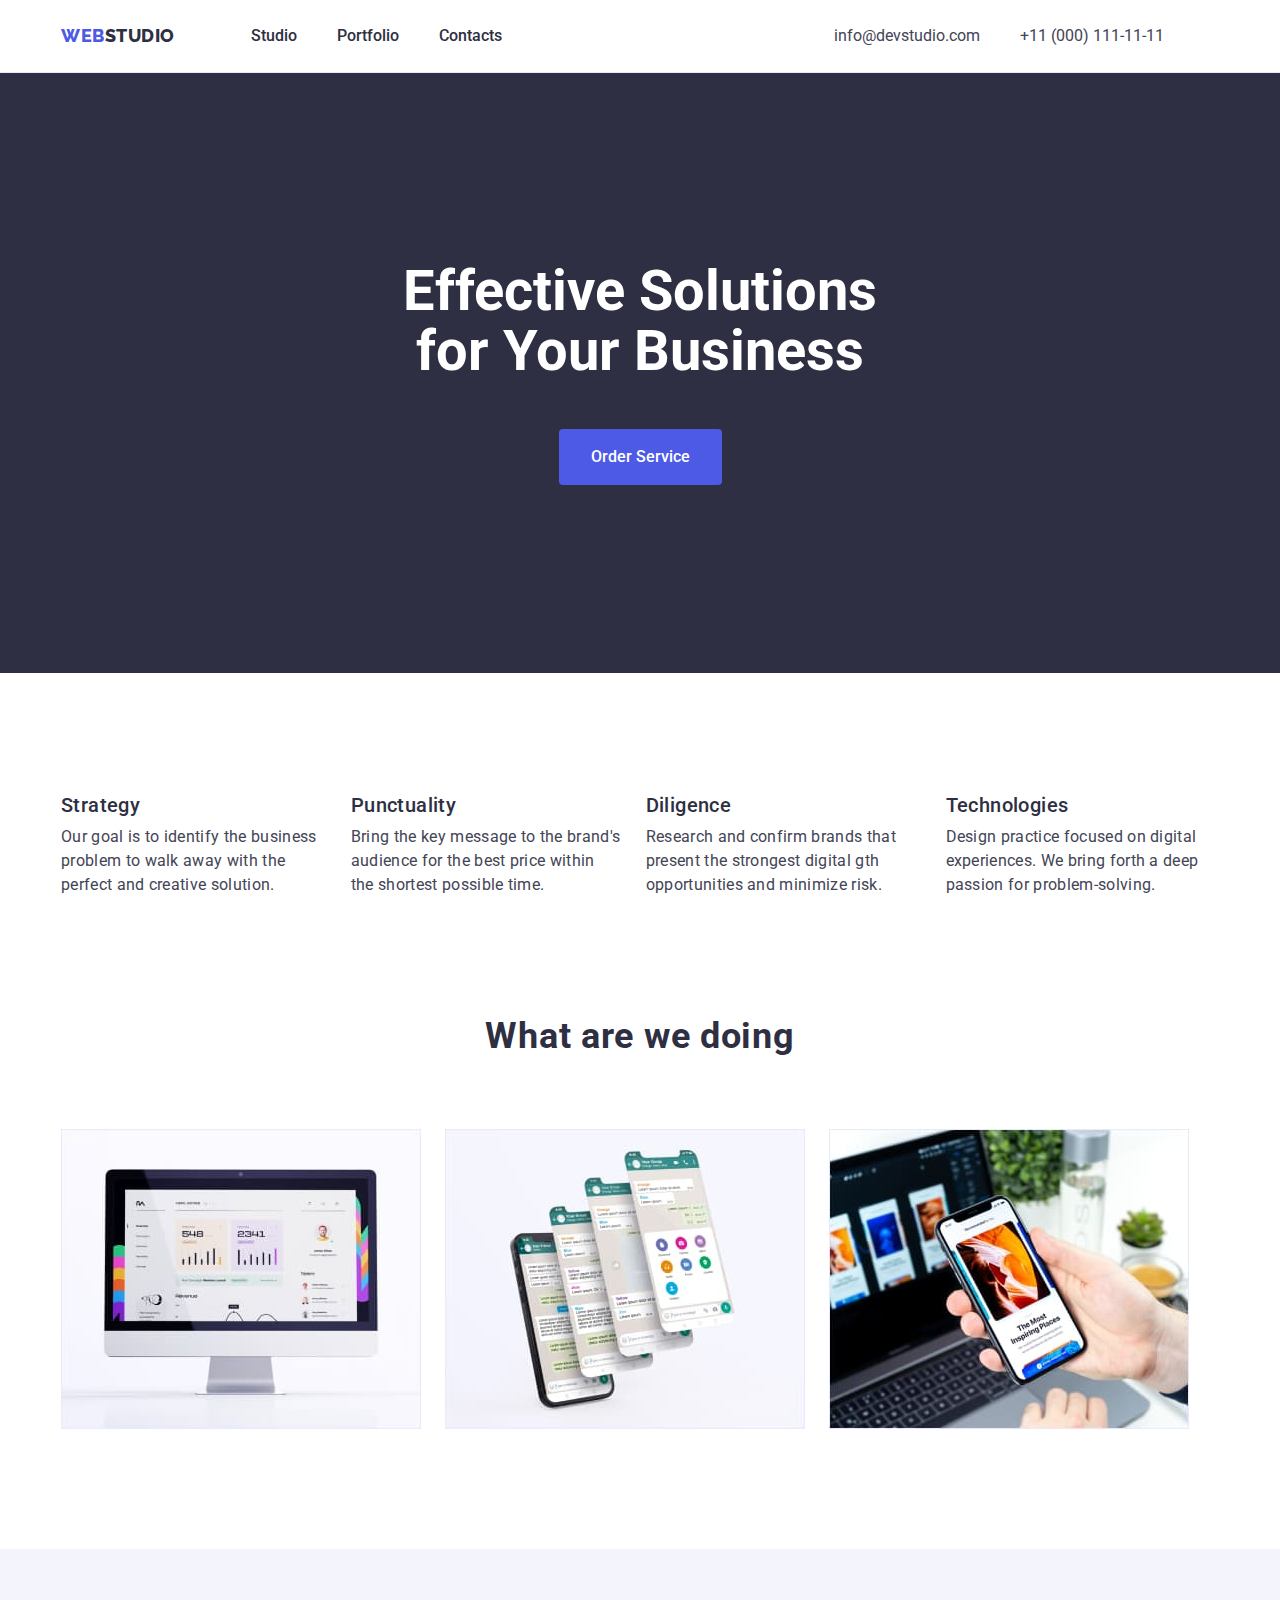
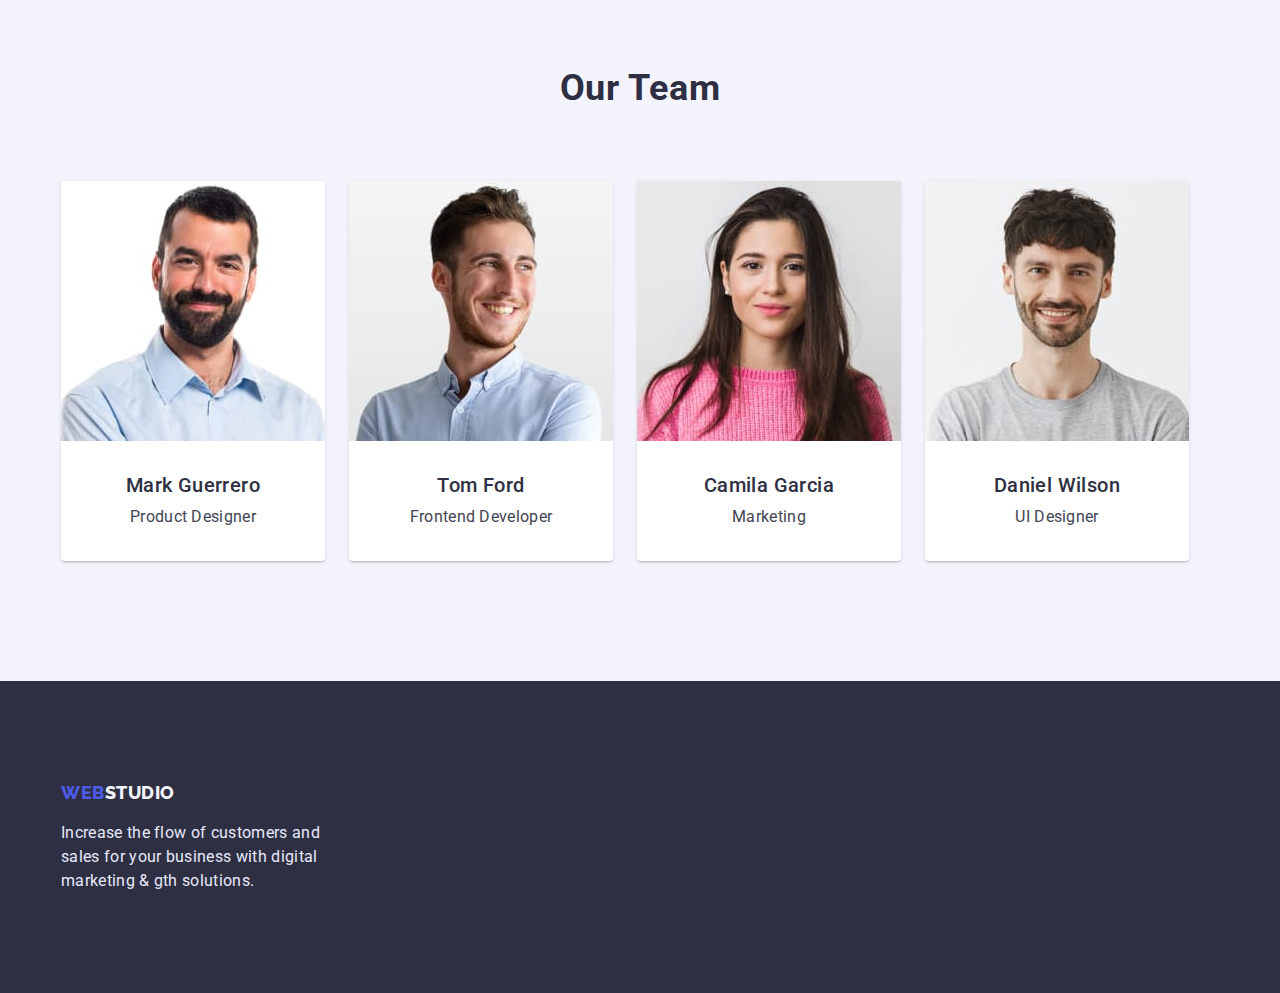
<file: index.html>
<!DOCTYPE html>
<html lang="en">
  <head>
    <meta charset="UTF-8" />
    <meta http-equiv="X-UA-Compatible" content="IE=edge" />
    <meta name="viewport" content="width=device-width, initial-scale=1.0" />
    <link rel="preconnect" href="https://fonts.googleapis.com" />
    <link rel="preconnect" href="https://fonts.gstatic.com" crossorigin />
    <link
      href="https://fonts.googleapis.com/css2?family=Raleway:wght@800&family=Roboto:wght@400;500;700;900&display=swap"
      rel="stylesheet"
    />
    <link
      rel="stylesheet"
      href="https://cdnjs.cloudflare.com/ajax/libs/modern-normalize/1.1.0/modern-normalize.min.css"
      integrity="sha512-wpPYUAdjBVSE4KJnH1VR1HeZfpl1ub8YT/NKx4PuQ5NmX2tKuGu6U/JRp5y+Y8XG2tV+wKQpNHVUX03MfMFn9Q=="
      crossorigin="anonymous"
      referrerpolicy="no-referrer"
    />
    <link rel="stylesheet" href="./css/styles.css" />
    <title>Webstudio</title>
  </head>
  <body>
    <header class="header">
      <div class="container">
        <div class="header-box">
          <a href="./index.html" class="logo link"
            >Web<span class="logo-dark">studio</span></a
          >
          <nav class="navigation">
            <ul class="list navigation-list list">
              <li class="navigation-item">
                <a href="./index.html" class="navigation-link link">Studio</a>
              </li>
              <li class="navigation-item">
                <a href="./portfolio.html" class="navigation-link link"
                  >Portfolio</a
                >
              </li>
              <li class="navigation-item">
                <a href="#" class="navigation-link link">Contacts</a>
              </li>
            </ul>
          </nav>
          <ul class="list header-contact list">
            <li class="header-contact-item">
              <a
                href="mailto:info@devstudio.com"
                class="header-contact-link link"
                >info@devstudio.com</a
              >
            </li>
            <li class="header-contact-item">
              <a href="tel:+110001111111" class="header-contact-link link"
                >+11 (000) 111-11-11</a
              >
            </li>
          </ul>
        </div>
      </div>
    </header>

    <main>
      <section class="order">
        <div class="container">
          <h1 class="heading-primary">
            Effective Solutions<br />for Your Business
          </h1>
          <button type="button" class="btn btn-dark">Order Service</button>
        </div>
      </section>

      <section class="features section">
        <div class="container">
          <h2 hidden>features</h2>
          <ul class="list features-box">
            <li class="features-item">
              <h3 class="heading-tertiary">Strategy</h3>
              <p class="paragraph paragraph-features">
                Our goal is to identify the business problem to walk away with
                the perfect and creative solution.
              </p>
            </li>
            <li class="features-item">
              <h3 class="heading-tertiary">Punctuality</h3>
              <p class="paragraph paragraph-features">
                Bring the key message to the brand's audience for the best price
                within the shortest possible time.
              </p>
            </li>
            <li class="features-item">
              <h3 class="heading-tertiary">Diligence</h3>
              <p class="paragraph paragraph-features">
                Research and confirm brands that present the strongest digital
                gth opportunities and minimize risk.
              </p>
            </li>
            <li class="features-item">
              <h3 class="heading-tertiary">Technologies</h3>
              <p class="paragraph paragraph-features">
                Design practice focused on digital experiences. We bring forth a
                deep passion for problem-solving.
              </p>
            </li>
          </ul>
        </div>
      </section>
      <section class="about section">
        <div class="container">
          <h2 class="heading-secondary">What are we doing</h2>
          <ul class="list about-box">
            <li class="about-item">
              <img
                src="./images/web.jpg"
                alt="web"
                width="360"
                height="300"
                class="img"
              />
            </li>
            <li class="about-item">
              <img
                src="./images/app.jpg"
                alt="app"
                width="360"
                height="300"
                class="img"
              />
            </li>
            <li class="about-item">
              <img
                src="./images/mobile.jpg"
                alt="mobile"
                width="360"
                height="300"
                class="img"
              />
            </li>
          </ul>
        </div>
      </section>
      <section class="team section">
        <div class="container">
          <h2 class="heading-secondary">Our Team</h2>
          <ul class="list team-box">
            <li class="team-item">
              <img
                src="./images/mark.jpg"
                alt="Mark"
                width="264"
                height="260"
                class="img"
              />
              <div class="team-text">
                <h3 class="heading-tertiary">Mark Guerrero</h3>
                <p class="paragraph paragraph-team">Product Designer</p>
              </div>
            </li>
            <li class="team-item">
              <img
                src="./images/tom.jpg"
                alt="Tom"
                width="264"
                height="260"
                class="img"
              />
              <div class="team-text">
                <h3 class="heading-tertiary">Tom Ford</h3>
                <p class="paragraph paragraph-team">Frontend Developer</p>
              </div>
            </li>
            <li class="team-item">
              <img
                src="./images/camila.jpg"
                alt="Camila"
                width="264"
                height="260"
                class="img"
              />
              <div class="team-text">
                <h3 class="heading-tertiary">Camila Garcia</h3>
                <p class="paragraph paragraph-team">Marketing</p>
              </div>
            </li>
            <li class="team-item">
              <img
                src="./images/daniel.jpg"
                alt="Daniel"
                width="264"
                height="260"
                class="img"
              />
              <div class="team-text">
                <h3 class="heading-tertiary">Daniel Wilson</h3>
                <p class="paragraph paragraph-team">UI Designer</p>
              </div>
            </li>
          </ul>
        </div>
      </section>
    </main>

    <footer class="footer">
      <div class="container">
        <div class="footer-box">
          <a href="./index.html" class="logo link"
            >Web<span class="logo-light">studio</span></a
          >
          <p class="paragraph paragraph-footer">
            Increase the flow of customers and sales for your business with
            digital marketing & gth solutions.
          </p>
        </div>
      </div>
    </footer>
  </body>
</html>
</file>
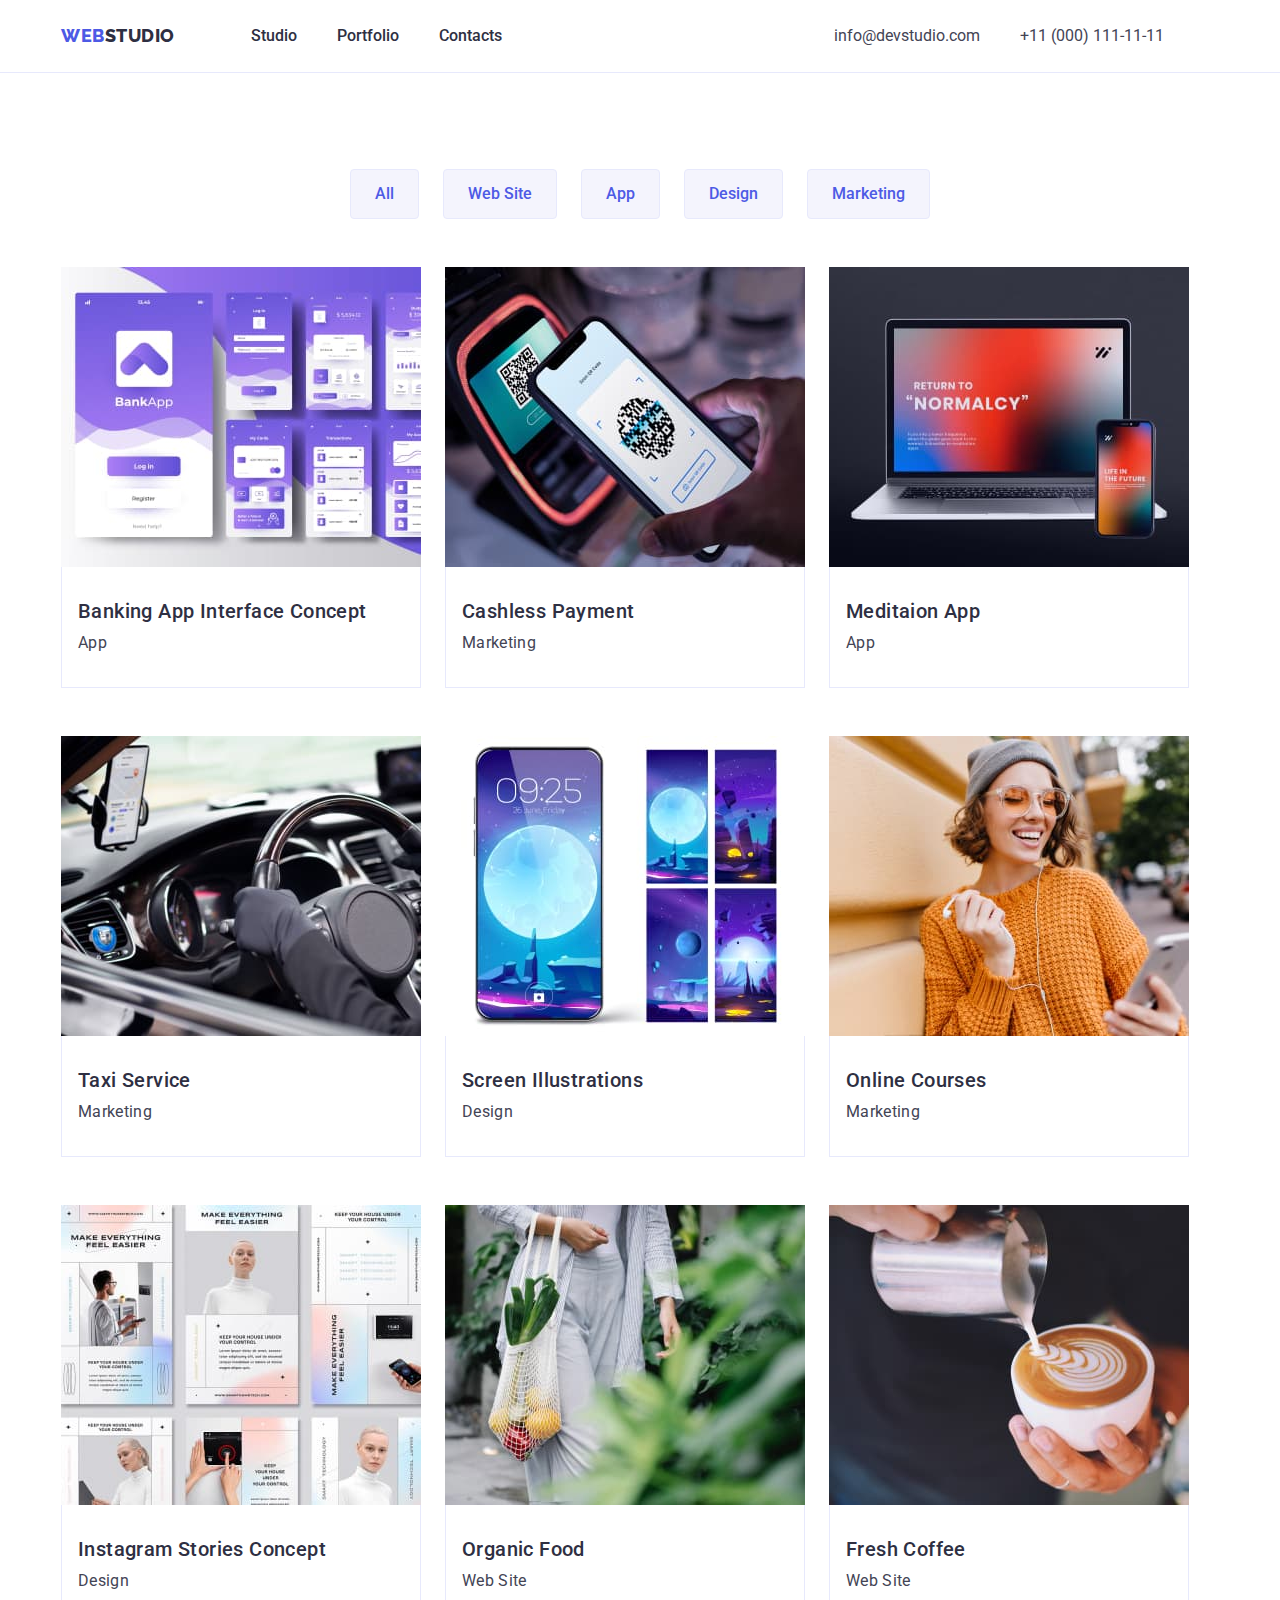
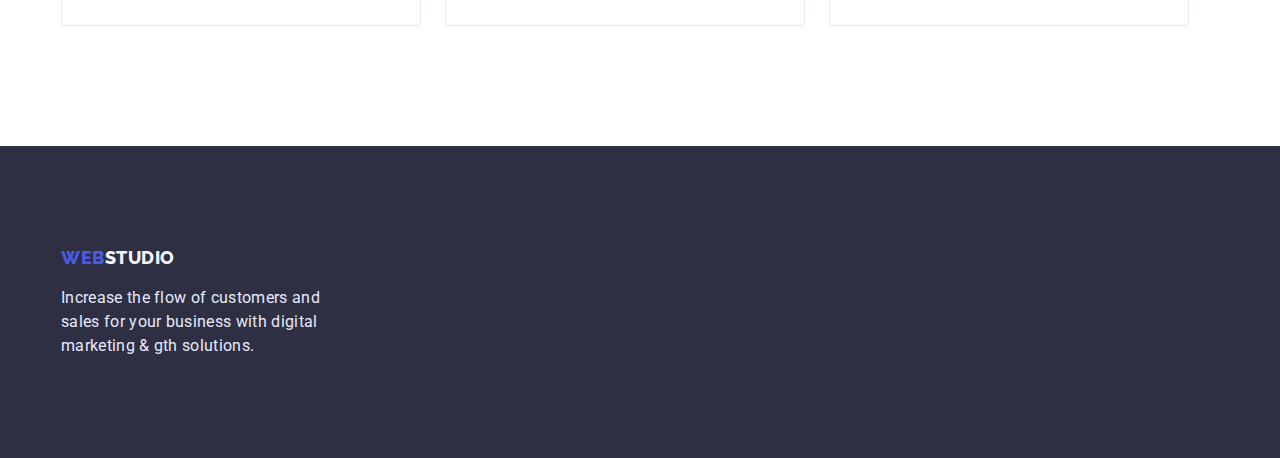
<file: portfolio.html>
<!DOCTYPE html>
<html lang="en">
  <head>
    <meta charset="UTF-8" />
    <meta http-equiv="X-UA-Compatible" content="IE=edge" />
    <meta name="viewport" content="width=device-width, initial-scale=1.0" />
    <link rel="preconnect" href="https://fonts.googleapis.com" />
    <link rel="preconnect" href="https://fonts.gstatic.com" crossorigin />
    <link
      href="https://fonts.googleapis.com/css2?family=Raleway:wght@800&family=Roboto:wght@400;500;700;900&display=swap"
      rel="stylesheet"
    />
    <link
      rel="stylesheet"
      href="https://cdnjs.cloudflare.com/ajax/libs/modern-normalize/1.1.0/modern-normalize.min.css"
      integrity="sha512-wpPYUAdjBVSE4KJnH1VR1HeZfpl1ub8YT/NKx4PuQ5NmX2tKuGu6U/JRp5y+Y8XG2tV+wKQpNHVUX03MfMFn9Q=="
      crossorigin="anonymous"
      referrerpolicy="no-referrer"
    />
    <link rel="stylesheet" href="./css/styles.css" />
    <title>Webstudio portfolio</title>
  </head>
  <body>
    <header class="header">
      <div class="container">
        <div class="header-box">
          <a href="./index.html" class="logo link"
            >Web<span class="logo-dark">studio</span></a
          >
          <nav class="navigation">
            <ul class="list navigation-list list">
              <li class="navigation-item">
                <a href="./index.html" class="navigation-link link">Studio</a>
              </li>
              <li class="navigation-item">
                <a href="./portfolio.html" class="navigation-link link"
                  >Portfolio</a
                >
              </li>
              <li class="navigation-item">
                <a href="#" class="navigation-link link">Contacts</a>
              </li>
            </ul>
          </nav>
          <ul class="list header-contact list">
            <li class="header-contact-item">
              <a
                href="mailto:info@devstudio.com"
                class="header-contact-link link"
                >info@devstudio.com</a
              >
            </li>
            <li class="header-contact-item">
              <a href="tel:+110001111111" class="header-contact-link link"
                >+11 (000) 111-11-11</a
              >
            </li>
          </ul>
        </div>
      </div>
    </header>

    <main>
      <section class="portfolio section">
        <div class="container">
          <h1 hidden>portfolio</h1>
          <ul class="list portfolio-btn-list">
            <li class="portfolio-btn">
              <button type="button" class="btn btn-light">All</button>
            </li>
            <li class="portfolio-btn">
              <button type="button" class="btn btn-light">Web Site</button>
            </li>
            <li class="portfolio-btn">
              <button type="button" class="btn btn-light">App</button>
            </li>
            <li class="portfolio-btn">
              <button type="button" class="btn btn-light">Design</button>
            </li>
            <li class="portfolio-btn">
              <button type="button" class="btn btn-light">Marketing</button>
            </li>
          </ul>

          <ul class="list portfolio-list">
            <li class="portfolio-item">
              <a href="#" class="link">
                <img
                  src="./images/banking.jpg"
                  alt="banking"
                  width="360"
                  height="300"
                  class="img"
                />
                <div class="portfolio-text">
                  <h2 class="heading-tertiary">
                    Banking App Interface Concept
                  </h2>
                  <p class="paragraph portfolio-paragraph">App</p>
                </div>
              </a>
            </li>
            <li class="portfolio-item">
              <a href="#" class="link">
                <img
                  src="./images/cashless.jpg"
                  alt="cashless"
                  width="360"
                  height="300"
                  class="img"
                />
                <div class="portfolio-text">
                  <h2 class="heading-tertiary">Cashless Payment</h2>
                  <p class="paragraph portfolio-paragraph">Marketing</p>
                </div>
              </a>
            </li>
            <li class="portfolio-item">
              <a href="#" class="link">
                <img
                  src="./images/meditation.jpg"
                  alt="meditation"
                  width="360"
                  height="300"
                  class="img"
                />
                <div class="portfolio-text">
                  <h2 class="heading-tertiary">Meditaion App</h2>
                  <p class="paragraph portfolio-paragraph">App</p>
                </div>
              </a>
            </li>
            <li class="portfolio-item">
              <a href="#" class="link">
                <img
                  src="./images/taxi.jpg"
                  alt="taxi"
                  width="360"
                  height="300"
                  class="img"
                />
                <div class="portfolio-text">
                  <h2 class="heading-tertiary">Taxi Service</h2>
                  <p class="paragraph portfolio-paragraph">Marketing</p>
                </div>
              </a>
            </li>
            <li class="portfolio-item">
              <a href="#" class="link">
                <img
                  src="./images/ilustrations.jpg"
                  alt="ilustrations"
                  width="360"
                  height="300"
                  class="img"
                />
                <div class="portfolio-text">
                  <h2 class="heading-tertiary">Screen Illustrations</h2>
                  <p class="paragraph portfolio-paragraph">Design</p>
                </div>
              </a>
            </li>
            <li class="portfolio-item">
              <a href="#" class="link">
                <img
                  src="./images/course.jpg"
                  alt="course"
                  width="360"
                  height="300"
                  class="img"
                />
                <div class="portfolio-text">
                  <h2 class="heading-tertiary">Online Courses</h2>
                  <p class="paragraph portfolio-paragraph">Marketing</p>
                </div>
              </a>
            </li>
            <li class="portfolio-item">
              <a href="#" class="link">
                <img
                  src="./images/stories.jpg"
                  alt="stories"
                  width="360"
                  height="300"
                  class="img"
                />
                <div class="portfolio-text">
                  <h2 class="heading-tertiary">Instagram Stories Concept</h2>
                  <p class="paragraph portfolio-paragraph">Design</p>
                </div>
              </a>
            </li>
            <li class="portfolio-item">
              <a href="#" class="link">
                <img
                  src="./images/food.jpg"
                  alt="food"
                  width="360"
                  height="300"
                  class="img"
                />
                <div class="portfolio-text">
                  <h2 class="heading-tertiary">Organic Food</h2>
                  <p class="paragraph portfolio-paragraph">Web Site</p>
                </div>
              </a>
            </li>
            <li class="portfolio-item">
              <a href="#" class="link">
                <img
                  src="./images/coffee.jpg"
                  alt="coffee"
                  width="360"
                  height="300"
                  class="img"
                />
                <div class="portfolio-text">
                  <h2 class="heading-tertiary">Fresh Coffee</h2>
                  <p class="paragraph portfolio-paragraph">Web Site</p>
                </div>
              </a>
            </li>
          </ul>
        </div>
      </section>
    </main>

    <footer class="footer">
      <div class="container">
        <div class="footer-box">
          <a href="./index.html" class="logo link"
            >Web<span class="logo-light">studio</span></a
          >
          <p class="paragraph paragraph-footer">
            Increase the flow of customers and sales for your business with
            digital marketing & gth solutions.
          </p>
        </div>
      </div>
    </footer>
  </body>
</html>
</file>
<file: css/styles.css>
/*variables*/

:root {

    /*Colors*/

    --primary-brand-color: #4D5AE5;
    --dark-color: #2E2F42;
    --success-color: #31D0AA;
    --text-color: #434455;
    --subtle-text-color: #8E8F99;
    --accent-color: #E7E9FC;
    --light-color: #F4F4FD;
    --background-light-color: #E5E5E5;
    --white-color: #fff;
    --black-color: #000;


    /*Others*/

    --indent: 24px;
    --items: 3;


}


/*general*/

*,
*::after,
*::before {
    margin: 0;
    padding: 0;
    box-sizing: inherit;
}

body {
    font-family: 'Roboto', sans-serif;
    color: var(--text-color);
}


.container{
    width: 1158px;
    padding: 0 15px;
    margin: 0 auto;
}

.section{
    padding: 120px 0;
}

.logo {
    text-transform: uppercase;
    font-family: 'Raleway', sans-serif;
    font-weight: 800;
    font-size: 18px;
    line-height: 1.33;
    color: var(--primary-brand-color);
    letter-spacing: 0.03em;
}

.logo-light {
    color: var(--light-color);
}

.logo-dark {
    color: var(--dark-color);
}

.heading-primary {
    font-weight: 700;
    font-size: 56px;
    line-height: 1.07142857143;
    color: var(--white-color);
    line-height: 60px;
    text-align: center;
    margin-bottom: 48px;
}

.heading-secondary {
    font-size: 36px;
    font-weight: 700;
    line-height: 1.11;
    letter-spacing: 0.02em;
    color: var(--dark-color);
    text-align: center;
}

.heading-tertiary {
    font-size: 20px;
    font-weight: 500;
    line-height: 1.2;
    letter-spacing: 0.02em;
    color: var(--dark-color);
}

.paragraph {
    font-size: 16px;
    line-height: 1.5;
    letter-spacing: 0.02em;
    font-weight: 400;
    color: var(--text-color);
    margin-top: 8px;
}


.link {
    text-decoration: none;
}

.list {
    list-style: none;
}

.img {
    display: block;
    max-width: 100%;
    height: auto;
}

.btn {
    text-decoration: none;
    display: flex;
    border-radius: 4px;
    font-weight: 500;
    font-size: 16px;
    line-height: 1.5;
    border: none;
    cursor: pointer;
    padding: 16px 32px;
    margin-left: auto;
    margin-right: auto;
    font-family: inherit;
}

.btn:hover,
.btn:focus {
    box-shadow: 0px 1px 6px rgba(46, 47, 66, 0.08), 0px 1px 1px rgba(46, 47, 66, 0.16), 0px 2px 1px rgba(46, 47, 66, 0.08);
    background-color: #404BBF;
    color: var(--white-color);
    border: none;
}

.btn-dark {
    background-color: var(--primary-brand-color);
    color: var(--white-color);
}

.btn-light {
    background-color: var(--light-color);
    color: var(--primary-brand-color);
    border: 1px solid var(--accent-color);
    padding: 12px 24px;
}


/*header*/

.header {
    background-color: var(--white-color);
    
    height: 72px;
    border-bottom: 1px solid #E7E9FC;
}

.header-box {
    display: flex;
    line-height: 1.5;
    padding: 24px 0;
}

.navigation-list {
    display: flex;
    margin-left: 76px;
    font-weight: 500;
    font-size: 16px;
    line-height: 1.5;
    gap: 40px;
}

.navigation-link {
    color: var(--dark-color);
    padding-top: 20px;
    padding-bottom: 20px;
}

.navigation-link:hover,
.navigation-link:focus {
    color: var(--primary-brand-color);
}

.header-contact {
    display: flex;
    margin-left: 332px;
    font-size: 16px;
    line-height: 1.5;
    gap: 40px;
}

.header-contact-link {
    color: var(--text-color);
    padding-top: 20px;
    padding-bottom: 20px;
}

.header-contact-link:hover {
    color: var(--primary-brand-color);
}


/*order*/

.order {
    padding: 188px 0;
    background-color: var(--dark-color);
}

/*features*/

.features {
    padding-bottom: 0;
    background-color: var(--white-color)
}

.features-box {
    display: flex;
    gap: 24px;
}

.features-item{
    --items: 4;
    flex-basis: calc((100%-var(--indent)*(var(--items-1)))/var(--items));
}


/*about*/

.about {
    background-color: var(--white-color);
    position: relative;
}

.about-box {
    display: flex;
    margin-top: 72px;
    gap: 24px;
}

.about-item{
    flex-basis: calc((100%-var(--indent)*(var(--items-1)))/var(--items));
}


/*team*/

.team {
    background-color: var(--light-color);
}

.team-box {
    display: flex;
    margin-top: 72px;
    gap: 24px;
}

.team-item {
    --items: 4;
    --indent: 24px
    flex-basis: calc((100%-var(--indent)*(var(--items-1)))/va(--items));
    border-radius: 0px 0px 4px 4px;
    box-shadow: 0px 1px 6px rgba(46, 47, 66, 0.08), 0px 1px 1px rgba(46, 47, 66, 0.16), 0px 2px 1px rgba(46, 47, 66, 0.08);
}

.team-text{
    text-align: center;
    padding: 32px 0;
    background-color: var(--white-color);
    border-radius: 0px 0px 4px 4px;
}


/*footer*/

.footer {
    background-color: var(--dark-color);
    padding: 100px 0;
}

.footer-box {
    width: 264px;
}

.paragraph-footer {
    color: var(--accent-color);
    margin-top: 16px;
}


/*portfolio*/

.portfolio {
    background-color: var(--white-color);
    position: relative;
    padding-top: 96px;
}

.portfolio-btn-list {
    display: flex;
    justify-content: center;
    gap: 24px;
}

.portfolio-list {
    display: flex;
    flex-wrap: wrap;
    margin-top: 48px;
    row-gap: 48px;
    column-gap: 24px;
}

.portfolio-item {
    flex-basis: calc((100%-var(--indent)*(var(--items-1)))/var(--items));
}

.portfolio-text {
    padding: 32px 16px;
    background-color: var(--white-color);
    border: 1px solid var(--accent-color);
    border-top: none;
}
</file>
